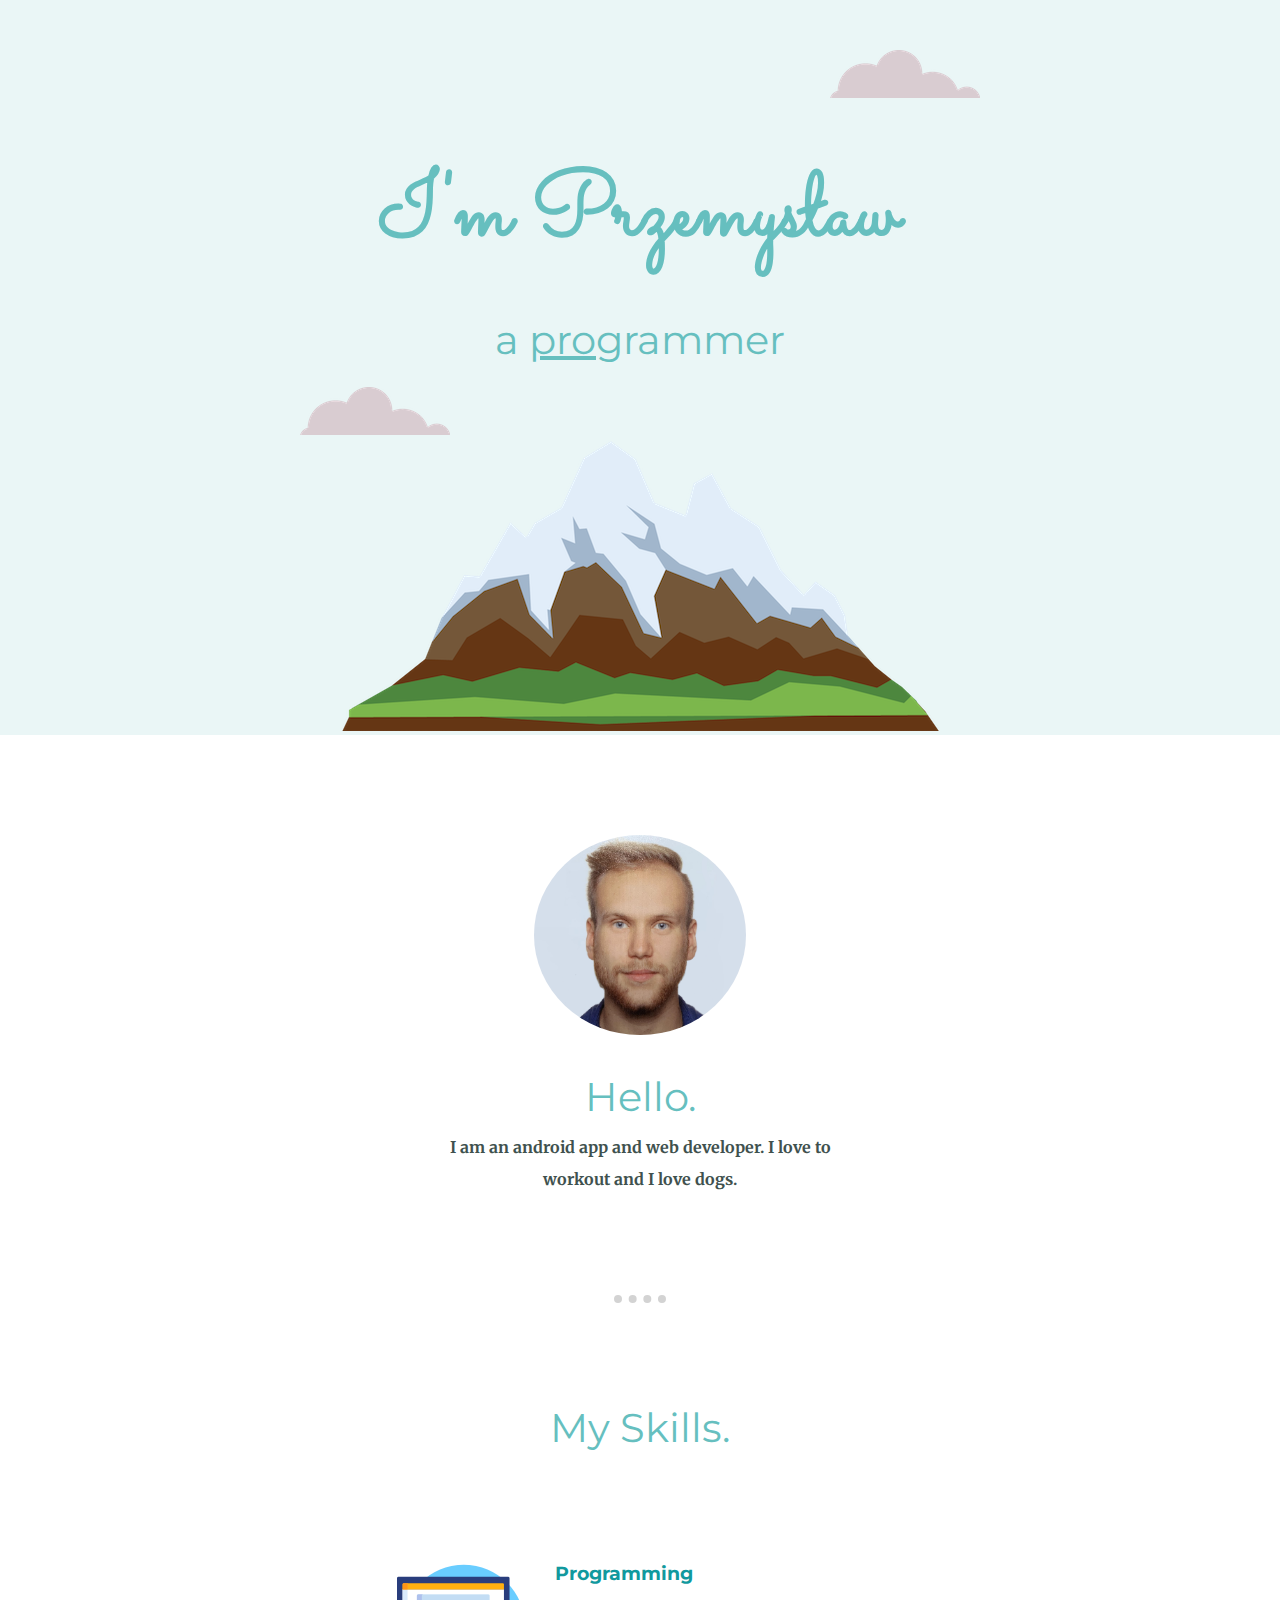
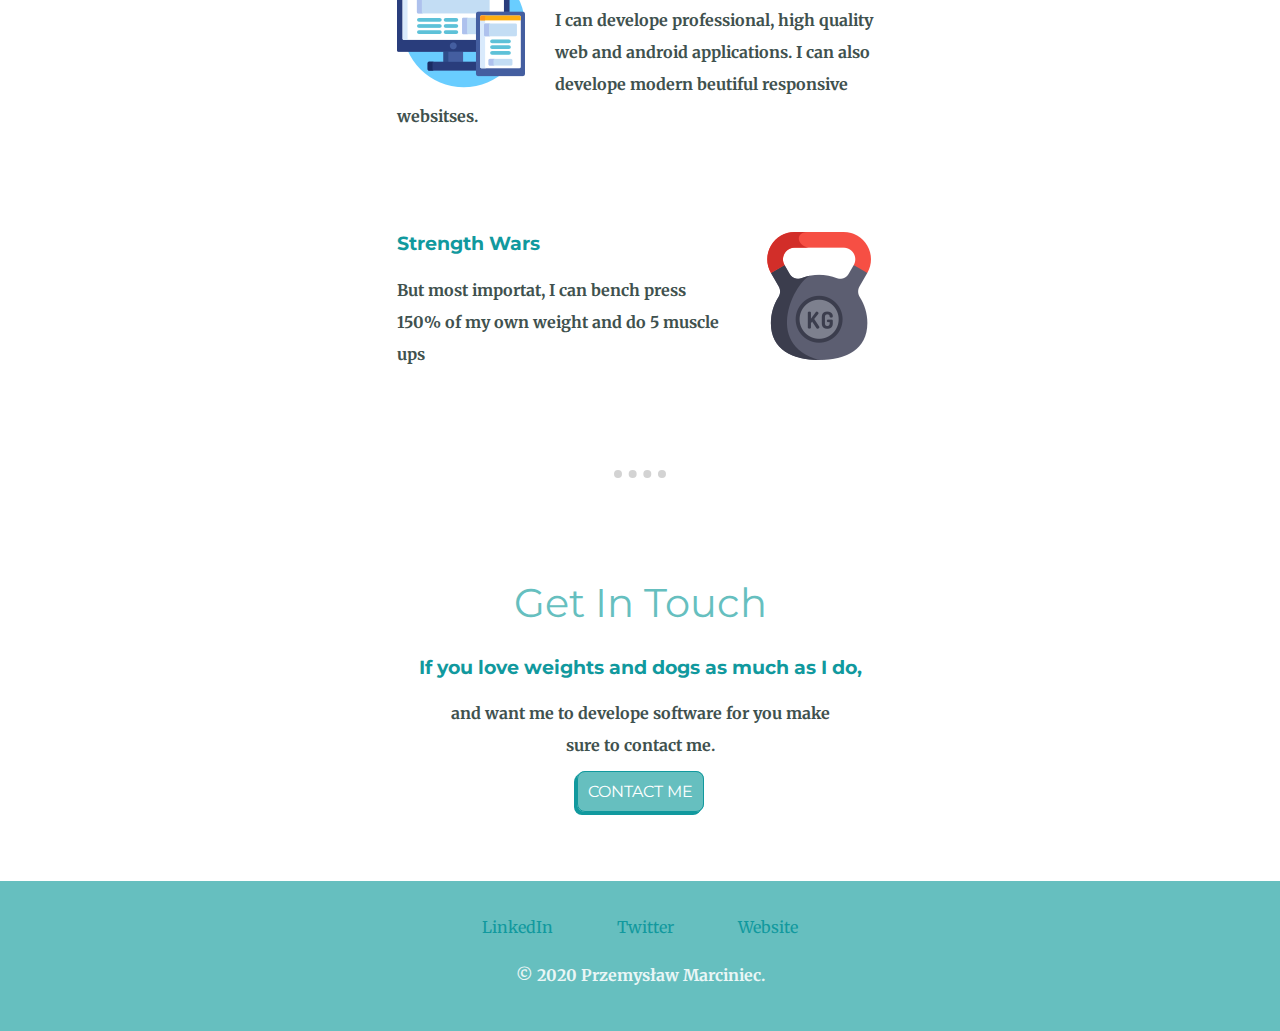
<file: index.html>
<!DOCTYPE html>
<html lang="en" dir="ltr">

<head>
  <meta charset="utf-8">
  <title>Przemysław Marciniec</title>
  <link rel="stylesheet" href="css/styles.css">
  <link rel="icon" href="favicon.ico">
  <link href="https://fonts.googleapis.com/css?family=Merriweather|Montserrat|Sacramento&display=swap" rel="stylesheet">
</head>

<body>
  <div class="top-container">
    <img class="top-cloud" src="images/cloud.png" alt="cloud-img">
    <h1>I'm Przemysław</h1>
    <h2>a <span class="pro">pro</span>grammer</h2>
    <img class="bottom-cloud" src="images/cloud.png" alt="cloud-img">
    <img src="images/mountain.png" alt="mountain-img">
  </div>
  <div class="middle-container">
    <div class="profile">
      <img class="face" src="images/face-zmniejszone.png" alt="face-img">
      <h2>Hello.</h2>
      <p class="intro">I am an android app and web developer. I love to workout and I love dogs.</p>
    </div>
    <hr>
    <div class="skills">
      <h2>My Skills.</h2>
      <div class="skill-row">
        <img class="computer-img" src="images/monitor.png" alt="computer-img">
        <h3>Programming</h3>
        <p>I can develope professional, high quality web and android applications. I can also develope modern beutiful responsive websitses.</p>
      </div>
      <div class="skill-row">
        <img class="gym-img" src="images/weight.png" alt="gym-image">
        <h3>Strength Wars</h3>
        <p>But most importat, I can bench press 150% of my own weight and do 5 muscle ups</p>
      </div>
    </div>
    <hr>
    <div class="contact-me">
      <h2>Get In Touch</h2>
      <h3>If you love weights and dogs as much as I do,</h3>
      <p class="contact-message">and want me to develope software for you make sure to contact me.</p>
      <a class="btn" href="mailto:marciniec.przemyslaw33@gmail.com">CONTACT ME</a>
    </div>
  </div>


  <div class="bottom-container">
    <a class="footer-link" href="https://www.linkedin.com/">LinkedIn</a>
    <a class="footer-link" href="https://twitter.com/">Twitter</a>
    <a class="footer-link" href="https://www.appbrewery.co/">Website</a>
    <p class="copyrights-paragraph">© 2020 Przemysław Marciniec.</p>
  </div>


</body>

</html>
</file>
<file: css/styles.css>
body {
  color: #40514E;
  margin: 0;
  text-align: center;
  font-family: 'Merriweather', serif;

}
h1 {
  margin: 50px auto 0 auto;
  font-family: 'Sacramento', cursive;
  font-size: 5.625rem;
  color: #66BFBF;
}
h2 {
  font-family: 'Montserrat', sans-serif;
  font-size: 2.5rem;
  font-weight: normal;
  margin-bottom: 0;
  padding-bottom: 10px;
  color: #66BFBF;
}
h3 {
  font-family: 'Montserrat', sans-serif;
  color: #11999E;
}
hr {

  border: dotted;
  border-width: 8px 0 0 0;
  color: #d3d3d3;
  margin: 100px auto;
  width: 4%;
}

a{
  text-decoration: none;
  color: #11999E;
}

p {
  line-height: 2;
  font-weight: bold;
}

.bottom-cloud {
  position: absolute;
  left: 300px;
  bottom: 300px;
}
.contact-message {
  width: 30%;
  margin: auto;
}
.top-cloud {
  position: absolute;
  right: 300px;
  top: 50px;
}
.top-container {
  padding-top: 100px;
  position: relative;
  background-color: #EAF6F6;
}
.middle-container {
  margin: 100px 0;
}
.bottom-container {
  height: 150px;
  background-color: #66BFBF;
  line-height: 2;
  margin-top: 60px;
}
.skill-row {
  width: 38%;
  margin: 100px auto;
  text-align: left;
}

.pro {
  text-decoration: underline;
}
.intro {
  width: 30%;
  margin: auto;
}

.face {
  height: 200px;
  width: auto;
  border-radius: 50%;
}
.computer-img {
  float: left;
  margin-right: 30px;
}
.gym-img {
  float: right;
  margin-left: 30px;
}
.copyrights-paragraph {
  position: relative;
  top: 30px;
  color: #EAF6F6;
}
.footer-link {
  position: relative;
  top: 30px;
  margin: 30px;
}
.btn {
  background-color: #66BFBF;
  border-radius: 8px;
  box-shadow: -3px 3px #11999E, -2px 2px #11999E, -1px 1px #11999E;
  border: 1px solid #11999E;
  color: white;
  font-family: 'Montserrat', sans-serif;
  padding: 10px;
  position: relative;
  top: 20px;


}
</file>
